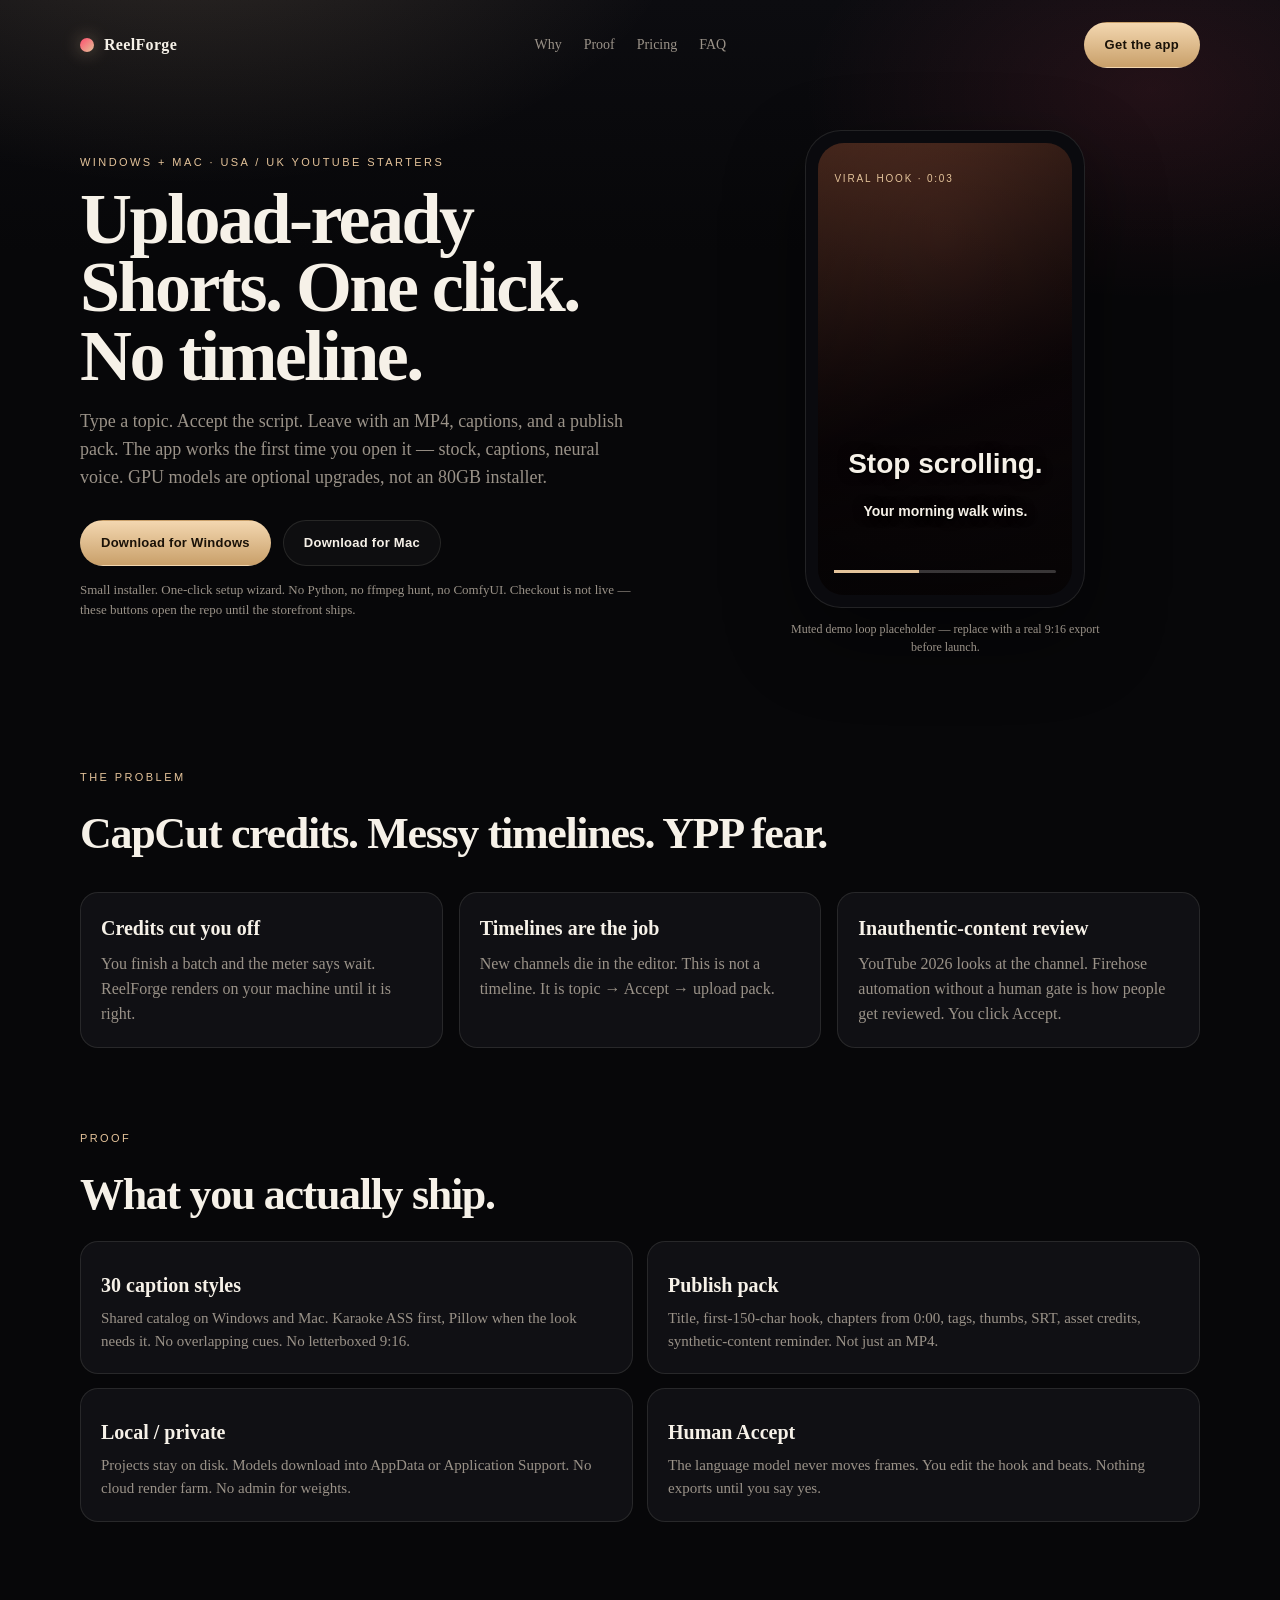
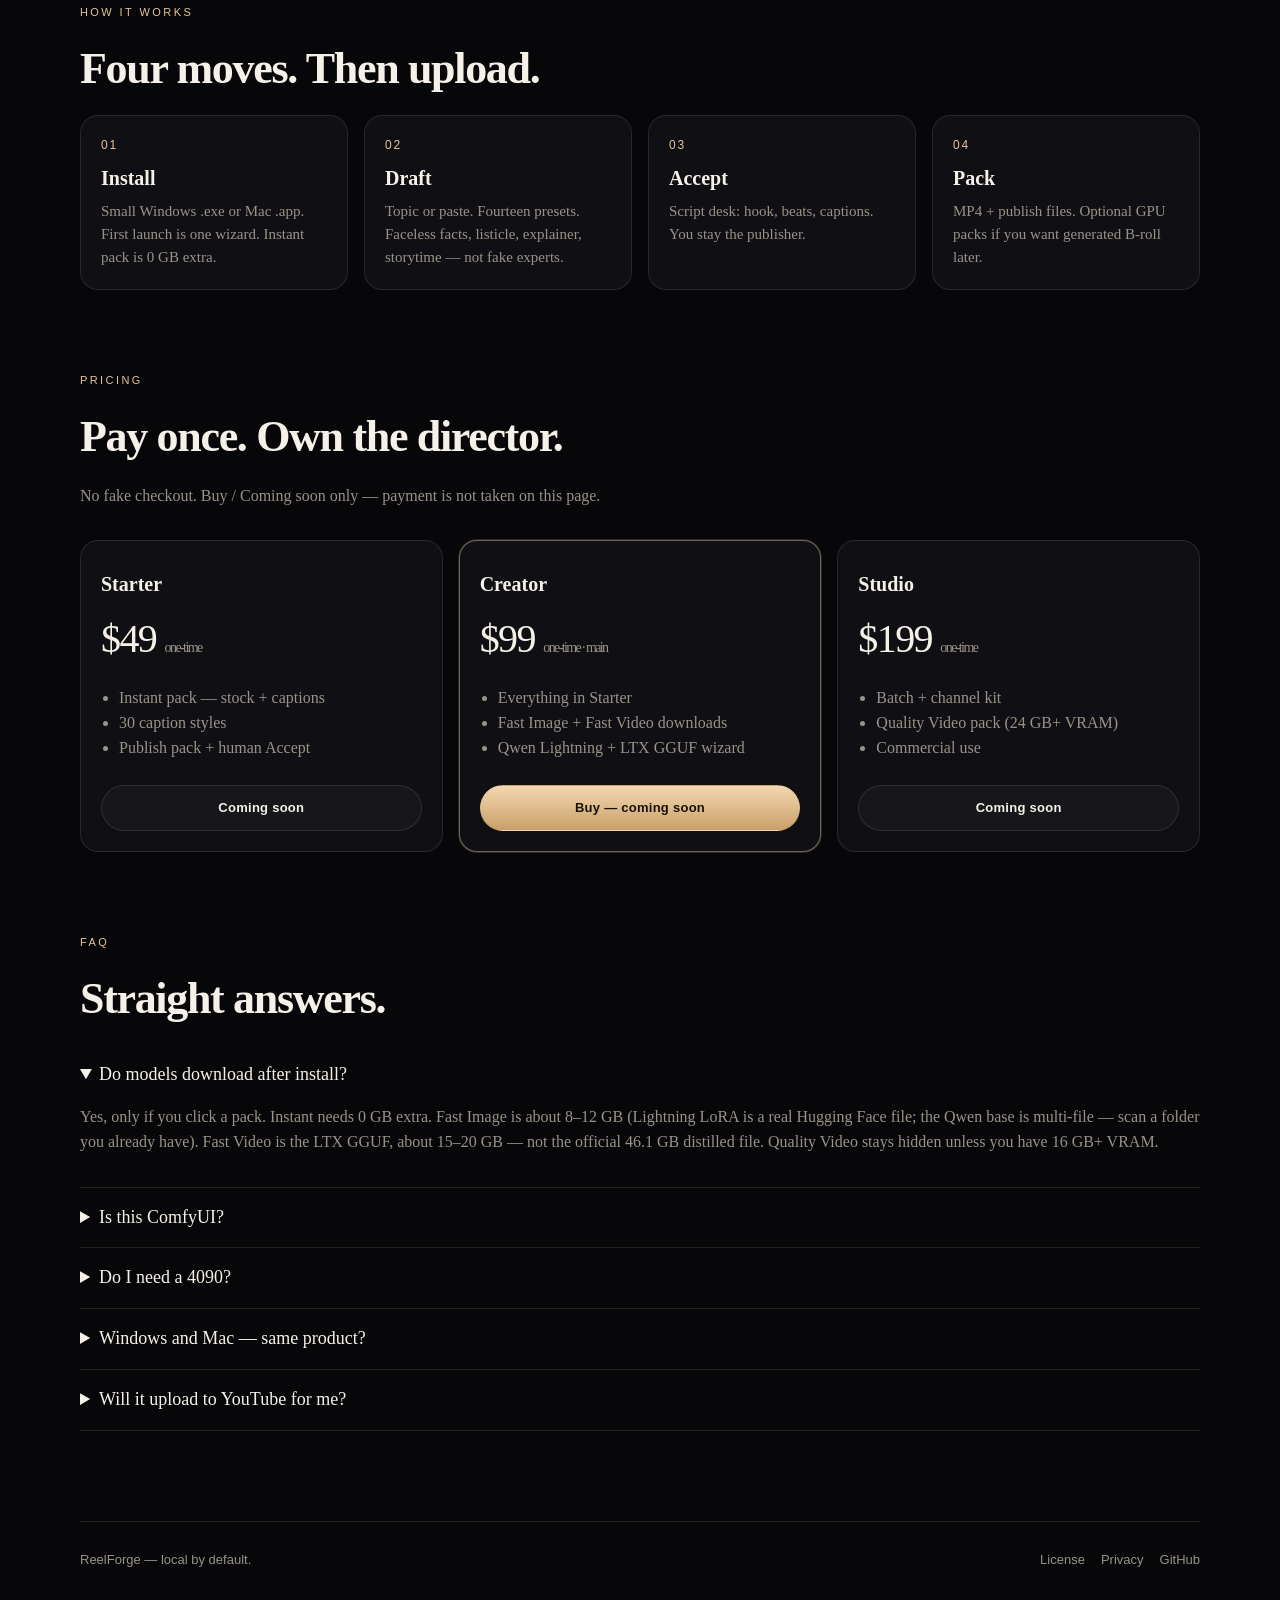
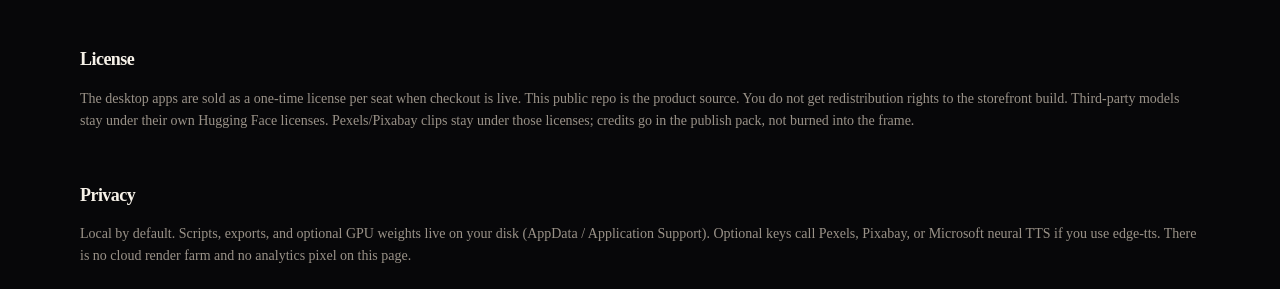
<file: site/index.html>
<!DOCTYPE html>
<html lang="en">
<head>
  <meta charset="utf-8" />
  <meta name="viewport" content="width=device-width, initial-scale=1" />
  <title>ReelForge — Upload-ready Shorts. One click. No timeline.</title>
  <meta name="description" content="A Windows and Mac app for USA/UK YouTube starters. Draft a script, Accept, export a Shorts pack. No CapCut credits, no ComfyUI, no 80GB installer." />
  <link rel="stylesheet" href="styles.css" />
</head>
<body>
  <div class="wrap">
    <header class="nav">
      <div class="brand"><span class="mark"></span> ReelForge</div>
      <nav class="nav-links">
        <a href="#problem">Why</a>
        <a href="#proof">Proof</a>
        <a href="#pricing">Pricing</a>
        <a href="#faq">FAQ</a>
      </nav>
      <a class="btn btn-gold" href="#download">Get the app</a>
    </header>

    <section class="hero">
      <div>
        <div class="kicker">Windows + Mac · USA / UK YouTube starters</div>
        <h1>Upload-ready Shorts. One click. No timeline.</h1>
        <p class="lede">Type a topic. Accept the script. Leave with an MP4, captions, and a publish pack. The app works the first time you open it — stock, captions, neural voice. GPU models are optional upgrades, not an 80GB installer.</p>
        <div class="cta-row" id="download">
          <a class="btn btn-gold" href="https://github.com/nullboob/ReelForge" aria-label="Download for Windows">Download for Windows</a>
          <a class="btn btn-ghost" href="https://github.com/nullboob/ReelForge" aria-label="Download for Mac">Download for Mac</a>
        </div>
        <p class="fine">Small installer. One-click setup wizard. No Python, no ffmpeg hunt, no ComfyUI. Checkout is not live — these buttons open the repo until the storefront ships.</p>
      </div>
      <aside class="phone" aria-label="Muted demo loop placeholder">
        <div class="phone-bezel">
          <div class="phone-screen" role="img" aria-label="Muted Shorts demo loop placeholder">
            <video class="demo-loop" muted loop playsinline poster="" aria-hidden="true"></video>
            <div class="demo-grade"></div>
            <p class="demo-kicker">VIRAL HOOK · 0:03</p>
            <p class="demo-line" id="demo-line">Stop scrolling.</p>
            <p class="demo-sub">Your morning walk wins.</p>
            <div class="demo-bar"><i></i></div>
          </div>
        </div>
        <p class="demo-caption">Muted demo loop placeholder — replace with a real 9:16 export before launch.</p>
      </aside>
    </section>

    <section class="problem" id="problem">
      <div class="kicker">The problem</div>
      <h2>CapCut credits. Messy timelines. YPP fear.</h2>
      <div class="problem-grid">
        <article>
          <h3>Credits cut you off</h3>
          <p>You finish a batch and the meter says wait. ReelForge renders on your machine until it is right.</p>
        </article>
        <article>
          <h3>Timelines are the job</h3>
          <p>New channels die in the editor. This is not a timeline. It is topic → Accept → upload pack.</p>
        </article>
        <article>
          <h3>Inauthentic-content review</h3>
          <p>YouTube 2026 looks at the channel. Firehose automation without a human gate is how people get reviewed. You click Accept.</p>
        </article>
      </div>
    </section>

    <section class="proof" id="proof">
      <div class="kicker">Proof</div>
      <h2>What you actually ship.</h2>
      <div class="grid">
        <article class="feat">
          <h3>30 caption styles</h3>
          <p>Shared catalog on Windows and Mac. Karaoke ASS first, Pillow when the look needs it. No overlapping cues. No letterboxed 9:16.</p>
        </article>
        <article class="feat">
          <h3>Publish pack</h3>
          <p>Title, first-150-char hook, chapters from 0:00, tags, thumbs, SRT, asset credits, synthetic-content reminder. Not just an MP4.</p>
        </article>
        <article class="feat">
          <h3>Local / private</h3>
          <p>Projects stay on disk. Models download into AppData or Application Support. No cloud render farm. No admin for weights.</p>
        </article>
        <article class="feat">
          <h3>Human Accept</h3>
          <p>The language model never moves frames. You edit the hook and beats. Nothing exports until you say yes.</p>
        </article>
      </div>
    </section>

    <section class="how" id="how">
      <div class="kicker">How it works</div>
      <h2>Four moves. Then upload.</h2>
      <div class="steps">
        <article class="step"><div class="num">01</div><h3>Install</h3><p>Small Windows .exe or Mac .app. First launch is one wizard. Instant pack is 0 GB extra.</p></article>
        <article class="step"><div class="num">02</div><h3>Draft</h3><p>Topic or paste. Fourteen presets. Faceless facts, listicle, explainer, storytime — not fake experts.</p></article>
        <article class="step"><div class="num">03</div><h3>Accept</h3><p>Script desk: hook, beats, captions. You stay the publisher.</p></article>
        <article class="step"><div class="num">04</div><h3>Pack</h3><p>MP4 + publish files. Optional GPU packs if you want generated B-roll later.</p></article>
      </div>
    </section>

    <section class="pricing" id="pricing">
      <div class="kicker">Pricing</div>
      <h2>Pay once. Own the director.</h2>
      <p class="sub">No fake checkout. Buy / Coming soon only — payment is not taken on this page.</p>
      <div class="prices">
        <article class="price">
          <h3>Starter</h3>
          <div class="cost">$49 <span>one-time</span></div>
          <ul>
            <li>Instant pack — stock + captions</li>
            <li>30 caption styles</li>
            <li>Publish pack + human Accept</li>
          </ul>
          <a class="btn btn-ghost" href="#download">Coming soon</a>
        </article>
        <article class="price featured">
          <h3>Creator</h3>
          <div class="cost">$99 <span>one-time · main</span></div>
          <ul>
            <li>Everything in Starter</li>
            <li>Fast Image + Fast Video downloads</li>
            <li>Qwen Lightning + LTX GGUF wizard</li>
          </ul>
          <a class="btn btn-gold" href="#download">Buy — coming soon</a>
        </article>
        <article class="price">
          <h3>Studio</h3>
          <div class="cost">$199 <span>one-time</span></div>
          <ul>
            <li>Batch + channel kit</li>
            <li>Quality Video pack (24 GB+ VRAM)</li>
            <li>Commercial use</li>
          </ul>
          <a class="btn btn-ghost" href="#download">Coming soon</a>
        </article>
      </div>
    </section>

    <section class="faq" id="faq">
      <div class="kicker">FAQ</div>
      <h2>Straight answers.</h2>
      <details open>
        <summary>Do models download after install?</summary>
        <p>Yes, only if you click a pack. Instant needs 0 GB extra. Fast Image is about 8–12 GB (Lightning LoRA is a real Hugging Face file; the Qwen base is multi-file — scan a folder you already have). Fast Video is the LTX GGUF, about 15–20 GB — not the official 46.1 GB distilled file. Quality Video stays hidden unless you have 16 GB+ VRAM.</p>
      </details>
      <details>
        <summary>Is this ComfyUI?</summary>
        <p>No. ComfyUI is not the product path and is not in the installer. Power users who already run a sidecar can open Advanced settings. Everyone else gets stock, painted art, and optional in-app LTX/Qwen when weights are Ready.</p>
      </details>
      <details>
        <summary>Do I need a 4090?</summary>
        <p>No. Instant works on a laptop with no NVIDIA card. Fast packs want about 8 GB VRAM or an Apple GPU. Quality Video is optional and hidden under 16 GB.</p>
      </details>
      <details>
        <summary>Windows and Mac — same product?</summary>
        <p>Same wizard copy, same caption catalog, same EDL, same fallbacks. Windows is a PyInstaller exe with its own Python runtime. Mac is the native SwiftUI app. Neither wraps the other.</p>
      </details>
      <details>
        <summary>Will it upload to YouTube for me?</summary>
        <p>Not yet. You get a publish pack to paste. The Upload button stays disabled until OAuth exists. We will not fake a successful upload.</p>
      </details>
    </section>

    <footer>
      <div>ReelForge — local by default.</div>
      <nav class="foot-links">
        <a href="#license">License</a>
        <a href="#privacy">Privacy</a>
        <a href="https://github.com/nullboob/ReelForge">GitHub</a>
      </nav>
    </footer>

    <section class="legal" id="license">
      <h2>License</h2>
      <p>The desktop apps are sold as a one-time license per seat when checkout is live. This public repo is the product source. You do not get redistribution rights to the storefront build. Third-party models stay under their own Hugging Face licenses. Pexels/Pixabay clips stay under those licenses; credits go in the publish pack, not burned into the frame.</p>
    </section>
    <section class="legal" id="privacy">
      <h2>Privacy</h2>
      <p>Local by default. Scripts, exports, and optional GPU weights live on your disk (AppData / Application Support). Optional keys call Pexels, Pixabay, or Microsoft neural TTS if you use edge-tts. There is no cloud render farm and no analytics pixel on this page.</p>
    </section>
  </div>
  <script>
    const lines = ["Stop scrolling.", "Your morning walk wins.", "Accept the script.", "Upload tonight."];
    let i = 0;
    const el = document.getElementById("demo-line");
    setInterval(() => {
      i = (i + 1) % lines.length;
      if (el) el.textContent = lines[i];
    }, 1800);
  </script>
</body>
</html>
</file>
<file: site/styles.css>
:root {
  --bg: #070709;
  --ink: #f6f1e8;
  --muted: #9a9288;
  --gold: #e4c39a;
  --gold-2: #c9a06a;
  --line: rgba(255, 248, 236, 0.1);
  --card: #101014;
  --accent: #ff4d6d;
  --shadow: 0 30px 80px rgba(0, 0, 0, 0.45);
  --max: 1120px;
}

* { box-sizing: border-box; }
html { scroll-behavior: smooth; }
body {
  margin: 0;
  font-family: "Iowan Old Style", "Palatino Linotype", Palatino, Georgia, serif;
  background: var(--bg);
  color: var(--ink);
  line-height: 1.55;
}
body::before {
  content: "";
  position: fixed;
  inset: 0;
  pointer-events: none;
  background:
    radial-gradient(900px 500px at 15% -10%, rgba(228, 195, 154, 0.16), transparent 55%),
    radial-gradient(700px 420px at 90% 10%, rgba(255, 77, 109, 0.1), transparent 50%),
    linear-gradient(180deg, #0c0c10, #070709 28%);
  z-index: -1;
}

a { color: inherit; }
img { max-width: 100%; }
.wrap { width: min(var(--max), calc(100% - 40px)); margin: 0 auto; }
.nav, .hero, .grid, .steps, .presets, .trust, .pricing, .faq, .proof, .problem, footer { position: relative; }

.nav {
  display: flex;
  align-items: center;
  justify-content: space-between;
  padding: 22px 0 8px;
}
.brand {
  display: flex;
  align-items: center;
  gap: 10px;
  font-weight: 700;
  letter-spacing: 0.02em;
}
.mark {
  width: 14px;
  height: 14px;
  border-radius: 50%;
  background: linear-gradient(135deg, var(--accent), var(--gold));
  box-shadow: 0 0 18px rgba(228, 195, 154, 0.45);
}
.nav-links { display: flex; gap: 22px; font-size: 14px; color: var(--muted); }
.nav-links a { text-decoration: none; }
.nav-links a:hover { color: var(--gold); }

.btn {
  display: inline-flex;
  align-items: center;
  justify-content: center;
  border-radius: 999px;
  padding: 12px 20px;
  text-decoration: none;
  font-family: "Avenir Next", "Segoe UI", sans-serif;
  font-size: 13px;
  font-weight: 650;
  letter-spacing: 0.02em;
  border: 1px solid transparent;
}
.btn-gold {
  background: linear-gradient(180deg, #f3d7b0, var(--gold-2));
  color: #1a1208;
}
.btn-ghost {
  border-color: var(--line);
  color: var(--ink);
  background: rgba(255,255,255,0.03);
}
.btn:hover { transform: translateY(-1px); }

.hero { display: grid; grid-template-columns: 1.05fr 0.95fr; gap: 48px; padding: 54px 0 40px; align-items: center; }
.kicker {
  font-family: "Avenir Next", "Segoe UI", sans-serif;
  font-size: 11px;
  letter-spacing: 0.22em;
  text-transform: uppercase;
  color: var(--gold);
  margin-bottom: 14px;
}
h1 {
  font-size: clamp(40px, 6vw, 72px);
  line-height: 0.95;
  letter-spacing: -0.035em;
  margin: 0 0 18px;
  font-weight: 600;
}
.lede { color: var(--muted); font-size: 18px; max-width: 34em; margin: 0 0 28px; }
.cta-row { display: flex; gap: 12px; flex-wrap: wrap; }
.fine { margin-top: 14px; color: var(--muted); font-size: 13px; }

.mock {
  background: #0b0b0f;
  border: 1px solid var(--line);
  border-radius: 22px;
  box-shadow: var(--shadow);
  overflow: hidden;
}
.mock-bar {
  display: flex;
  align-items: center;
  gap: 8px;
  padding: 12px 14px;
  border-bottom: 1px solid var(--line);
  font-family: "Avenir Next", sans-serif;
  font-size: 11px;
}
.dot { width: 8px; height: 8px; border-radius: 50%; background: #3a3a40; }
.dot.on { background: #4ade80; }
.mock-body { display: grid; grid-template-columns: 86px 1fr 92px; min-height: 320px; }
.col { padding: 12px; border-right: 1px solid var(--line); }
.col:last-child { border-right: 0; }
.chip {
  min-height: 36px;
  border-radius: 10px;
  margin-bottom: 8px;
  padding: 8px 8px;
  background: linear-gradient(135deg, #2a2118, #121214);
  font-family: "Avenir Next", sans-serif;
  font-size: 10px;
  color: #c9b8a4;
}
.chip.sel { outline: 1px solid var(--accent); color: #fff; }
.screen {
  margin: 16px 10px 8px;
  border-radius: 16px;
  background:
    linear-gradient(180deg, rgba(0,0,0,0.15), rgba(0,0,0,0.55)),
    linear-gradient(135deg, #5a3a28, #12080c 60%);
  min-height: 200px;
  display: flex;
  align-items: flex-end;
  padding: 16px;
  font-family: "Avenir Next", sans-serif;
  font-weight: 800;
  font-size: 18px;
  line-height: 1.15;
}
.pack {
  margin: 0 10px 12px;
  padding: 10px 12px;
  border-radius: 10px;
  background: #141418;
  border: 1px solid var(--line);
  font-family: "Avenir Next", sans-serif;
  font-size: 11px;
  color: var(--muted);
}
.pack strong { display: block; color: var(--gold); margin-bottom: 2px; }
.field, .bar {
  height: 10px;
  border-radius: 99px;
  background: #1d1d24;
  margin-bottom: 8px;
}
.bar.wide { width: 100%; }
.bar.mid { width: 72%; }
.gen {
  margin-top: 16px;
  height: 28px;
  border-radius: 8px;
  background: linear-gradient(90deg, var(--accent), #ff7a59);
  color: #fff;
  font-family: "Avenir Next", sans-serif;
  font-size: 11px;
  font-weight: 700;
  display: flex;
  align-items: center;
  justify-content: center;
}

.problem, .how, .features, .presets, .trust, .pricing, .faq, .waitlist, .proof {
  padding: 72px 0 10px;
}
.problem-grid {
  display: grid;
  grid-template-columns: repeat(3, 1fr);
  gap: 16px;
  margin-top: 24px;
}
.problem-grid article {
  background: var(--card);
  border: 1px solid var(--line);
  border-radius: 18px;
  padding: 20px;
}
.problem-grid h3 { margin: 0 0 8px; font-size: 20px; }
.problem-grid p { color: var(--muted); margin: 0; }
.phone { display: flex; flex-direction: column; align-items: center; }
.phone-bezel {
  width: min(280px, 72vw);
  padding: 12px;
  border-radius: 36px;
  background: #0a0a0e;
  border: 1px solid var(--line);
  box-shadow: var(--shadow);
}
.phone-screen {
  position: relative;
  aspect-ratio: 9 / 16;
  border-radius: 26px;
  overflow: hidden;
  background:
    linear-gradient(180deg, rgba(0,0,0,0.05), rgba(0,0,0,0.55)),
    linear-gradient(160deg, #5a3224 0%, #12080c 58%, #1a1014 100%);
}
.demo-loop { position: absolute; inset: 0; width: 100%; height: 100%; object-fit: cover; opacity: 0; }
.demo-grade {
  position: absolute; inset: 0;
  background: radial-gradient(120% 80% at 50% 20%, transparent, rgba(0,0,0,0.45));
  animation: ken 8s ease-in-out infinite alternate;
}
@keyframes ken { from { transform: scale(1); } to { transform: scale(1.08); } }
.demo-kicker {
  position: absolute; top: 18px; left: 16px; right: 16px;
  font-family: "Avenir Next", "Segoe UI", sans-serif;
  font-size: 10px; letter-spacing: 0.18em; color: var(--gold);
}
.demo-line, .demo-sub {
  position: absolute; left: 16px; right: 16px;
  font-family: "Avenir Next", "Segoe UI", sans-serif;
  font-weight: 800; text-align: center;
  text-shadow: 0 2px 0 #000, 0 0 12px rgba(0,0,0,0.6);
}
.demo-line { bottom: 88px; font-size: 28px; line-height: 1.05; }
.demo-sub { bottom: 58px; font-size: 14px; color: #f6f1e8; }
.demo-bar {
  position: absolute; left: 16px; right: 16px; bottom: 22px;
  height: 3px; background: rgba(255,255,255,0.2); border-radius: 99px;
}
.demo-bar i {
  display: block; height: 100%; width: 38%;
  background: var(--gold);
  animation: grow 3.2s linear infinite;
}
@keyframes grow { from { width: 8%; } to { width: 86%; } }
.demo-caption { color: var(--muted); font-size: 12px; text-align: center; margin: 12px 0 0; max-width: 28em; }
.legal { padding: 28px 0 8px; color: var(--muted); font-size: 14px; }
.legal h2 { font-size: 18px; color: var(--ink); }
.foot-links { display: flex; gap: 16px; }
.foot-links a { text-decoration: none; }
.foot-links a:hover { color: var(--gold); }
h2 { font-size: clamp(28px, 4vw, 44px); letter-spacing: -0.03em; margin: 0 0 12px; }
.sub { color: var(--muted); max-width: 40em; margin: 0 0 32px; }
.problem > p { font-size: 22px; max-width: 18em; }

.steps { display: grid; grid-template-columns: repeat(4, 1fr); gap: 16px; }
.step, .feat, .price, .preset {
  background: var(--card);
  border: 1px solid var(--line);
  border-radius: 18px;
  padding: 20px;
}
.num { color: var(--gold); font-family: "Avenir Next", sans-serif; font-size: 12px; letter-spacing: 0.16em; }
.step h3, .feat h3, .price h3 { margin: 8px 0 6px; font-size: 20px; }
.grid { display: grid; grid-template-columns: repeat(2, 1fr); gap: 14px; }
.feat p, .step p, .price p { color: var(--muted); margin: 0; font-size: 15px; }

.strip { display: flex; flex-wrap: wrap; gap: 10px; }
.pill {
  border: 1px solid var(--line);
  border-radius: 999px;
  padding: 8px 14px;
  font-family: "Avenir Next", sans-serif;
  font-size: 13px;
  color: var(--gold);
}

.trust-row {
  display: grid;
  grid-template-columns: repeat(4, 1fr);
  gap: 12px;
}
.trust-row div {
  border-top: 1px solid var(--line);
  padding-top: 14px;
  color: var(--muted);
  font-size: 14px;
}
.trust-row strong { display: block; color: var(--ink); margin-bottom: 4px; }

.prices { display: grid; grid-template-columns: repeat(3, 1fr); gap: 16px; }
.price.featured { border-color: rgba(228, 195, 154, 0.45); box-shadow: 0 0 0 1px rgba(228,195,154,0.18); }
.cost { font-size: 40px; margin: 8px 0; letter-spacing: -0.04em; }
.cost span { font-size: 14px; color: var(--muted); }
.price ul { padding-left: 18px; color: var(--muted); }
.price .btn { width: 100%; margin-top: 8px; }

.faq details {
  border-bottom: 1px solid var(--line);
  padding: 16px 0;
}
.faq summary { cursor: pointer; font-size: 18px; }
.faq p { color: var(--muted); }

form {
  display: flex;
  gap: 10px;
  flex-wrap: wrap;
  margin-top: 16px;
}
input, textarea {
  background: #121218;
  border: 1px solid var(--line);
  color: var(--ink);
  border-radius: 12px;
  padding: 12px 14px;
  font: inherit;
  min-width: 240px;
}

footer {
  margin-top: 80px;
  padding: 28px 0 48px;
  border-top: 1px solid var(--line);
  display: flex;
  justify-content: space-between;
  gap: 16px;
  color: var(--muted);
  font-family: "Avenir Next", sans-serif;
  font-size: 13px;
}

@media (max-width: 900px) {
  .hero, .steps, .prices, .trust-row, .mock-body, .problem-grid { grid-template-columns: 1fr; }
  .grid { grid-template-columns: 1fr; }
  .nav-links { display: none; }
  .mock-body { min-height: 0; }
  .col:first-child, .col:last-child { display: none; }
  footer { flex-direction: column; }
  h1 { font-size: clamp(36px, 11vw, 56px); }
  .hero { padding: 28px 0 24px; gap: 28px; }
}
</file>
